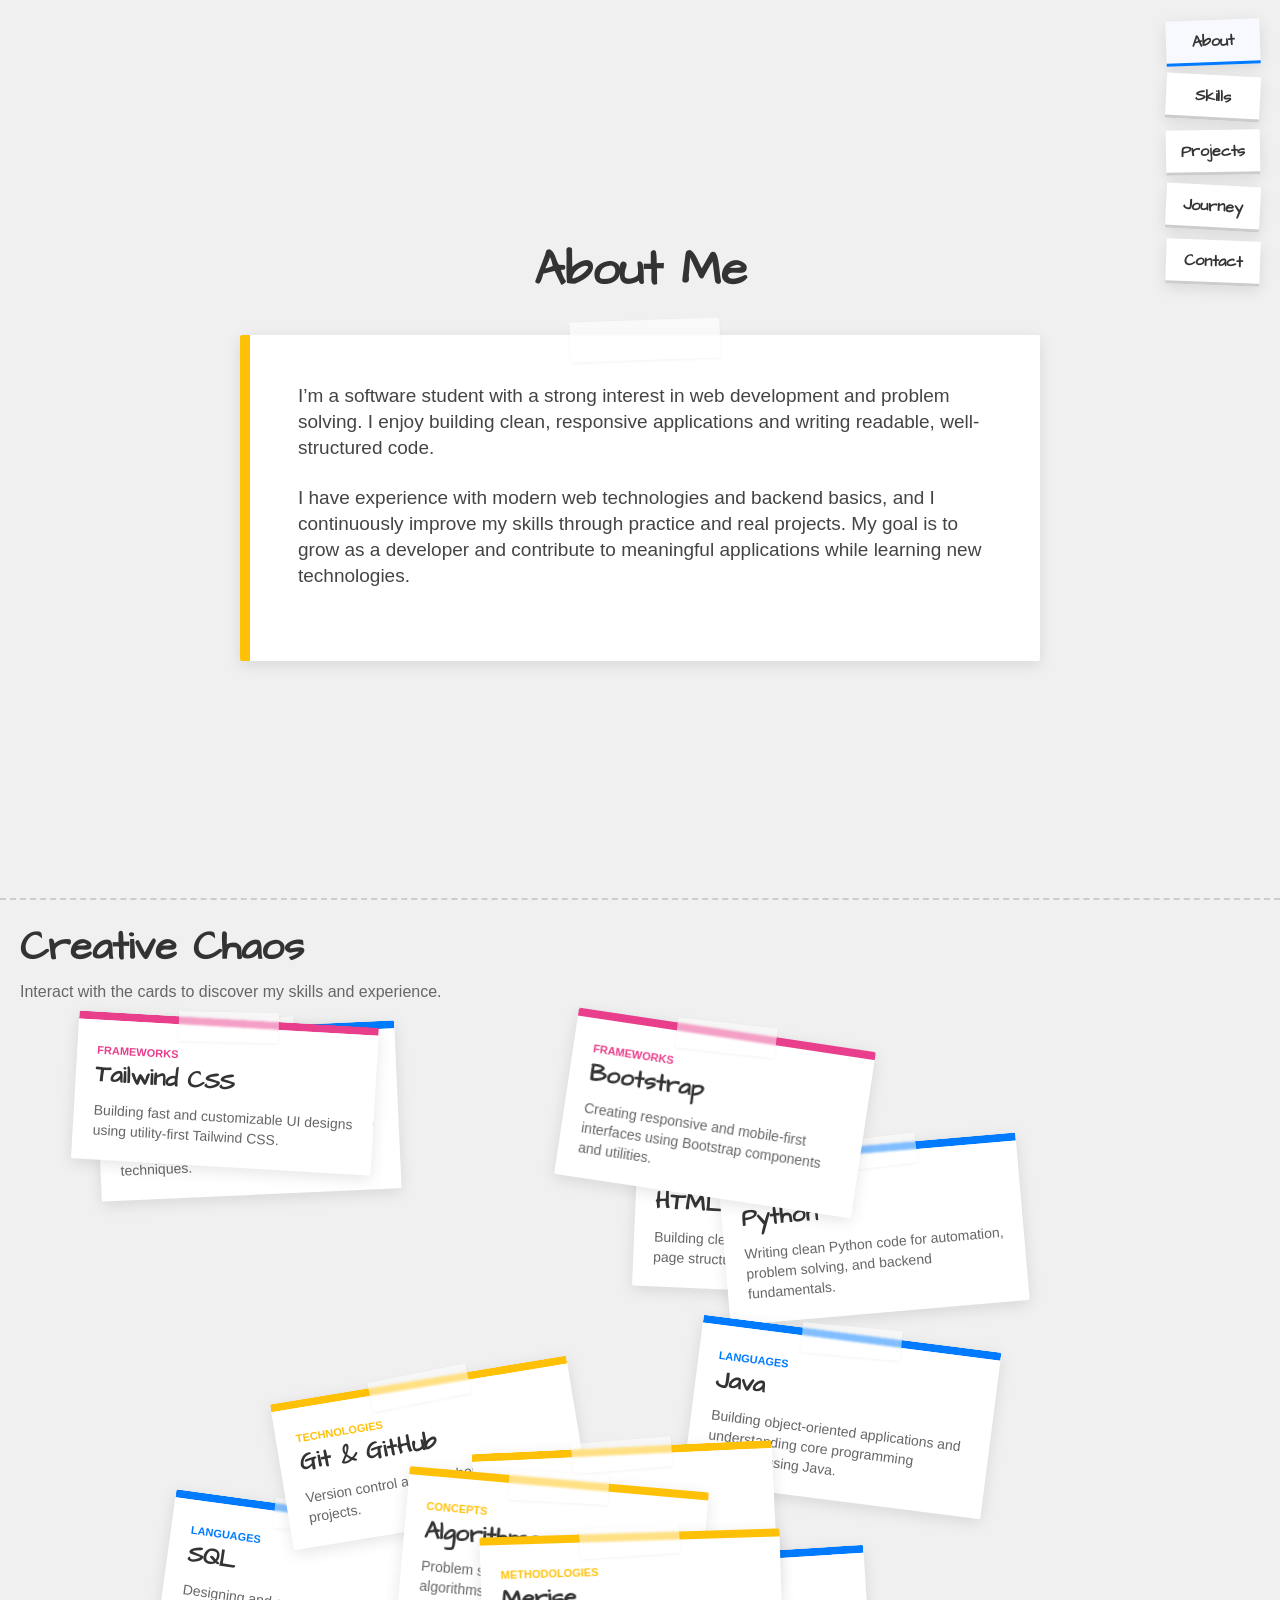
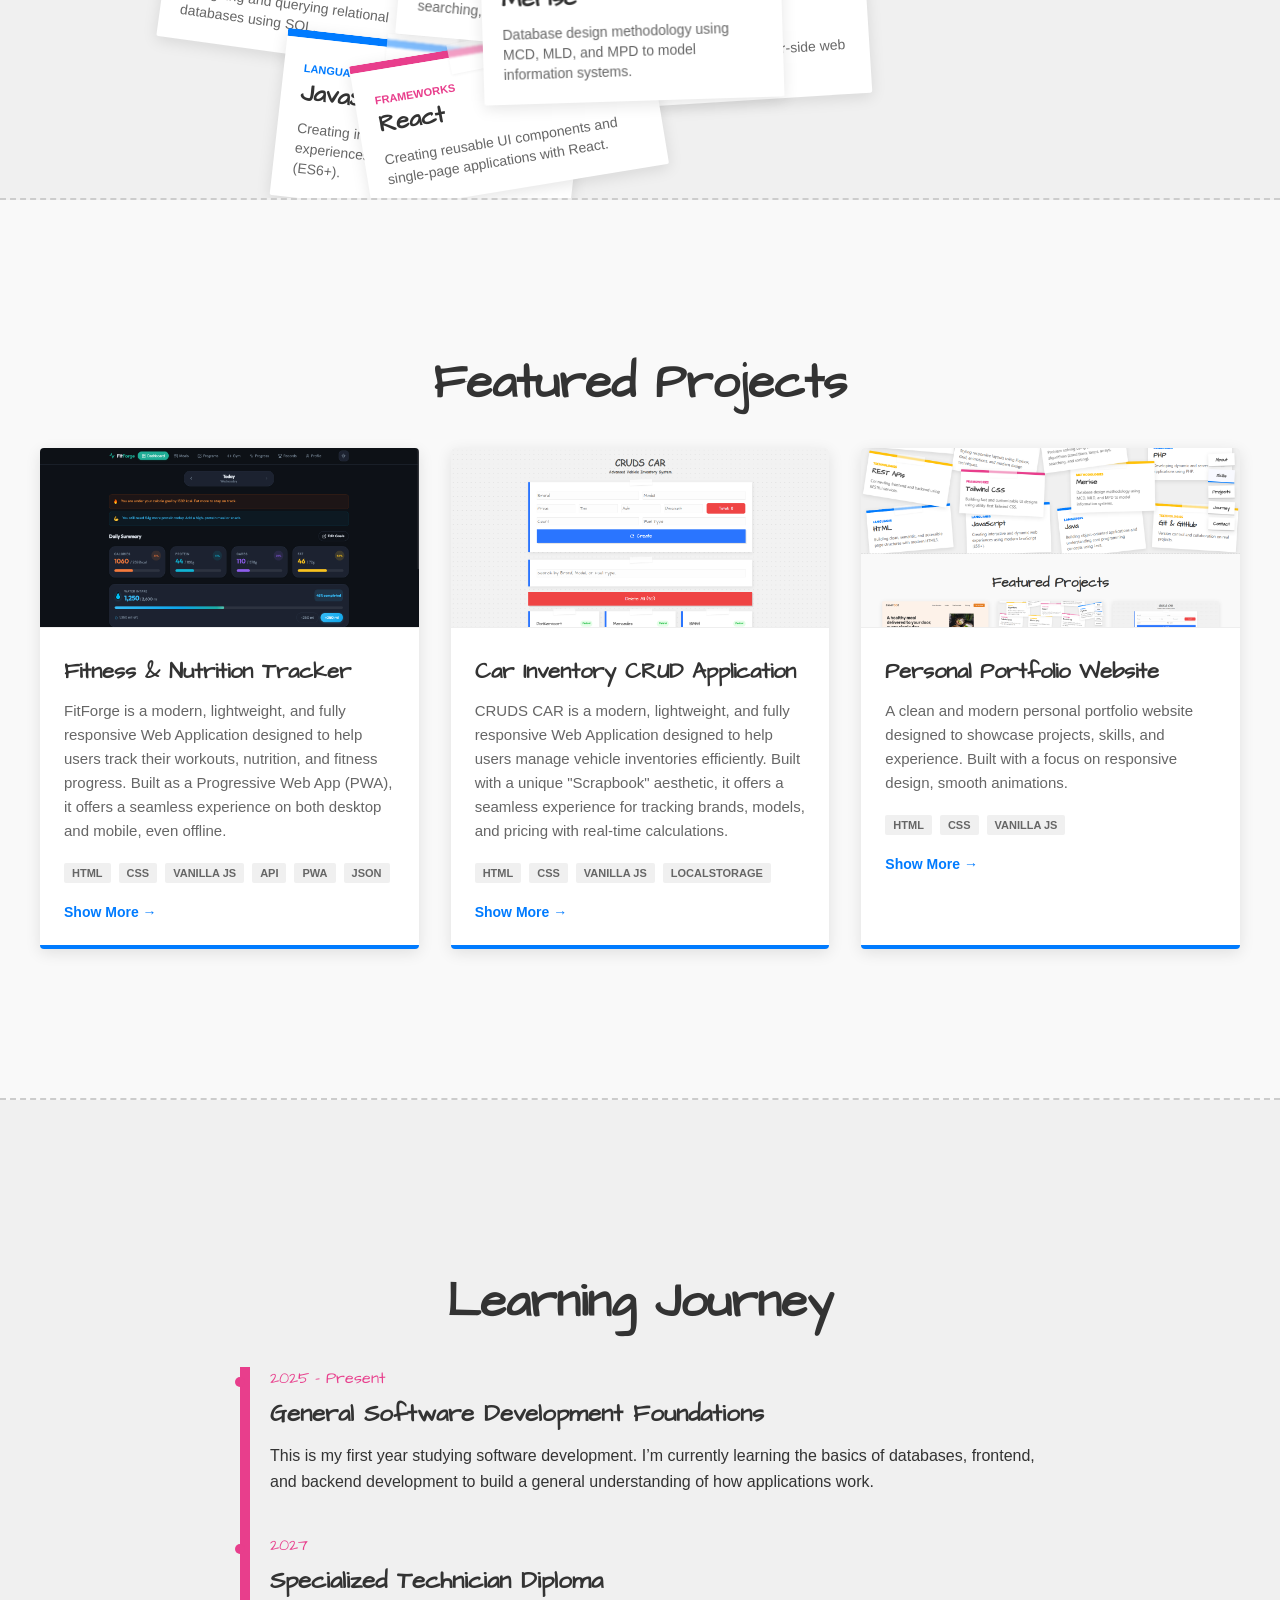
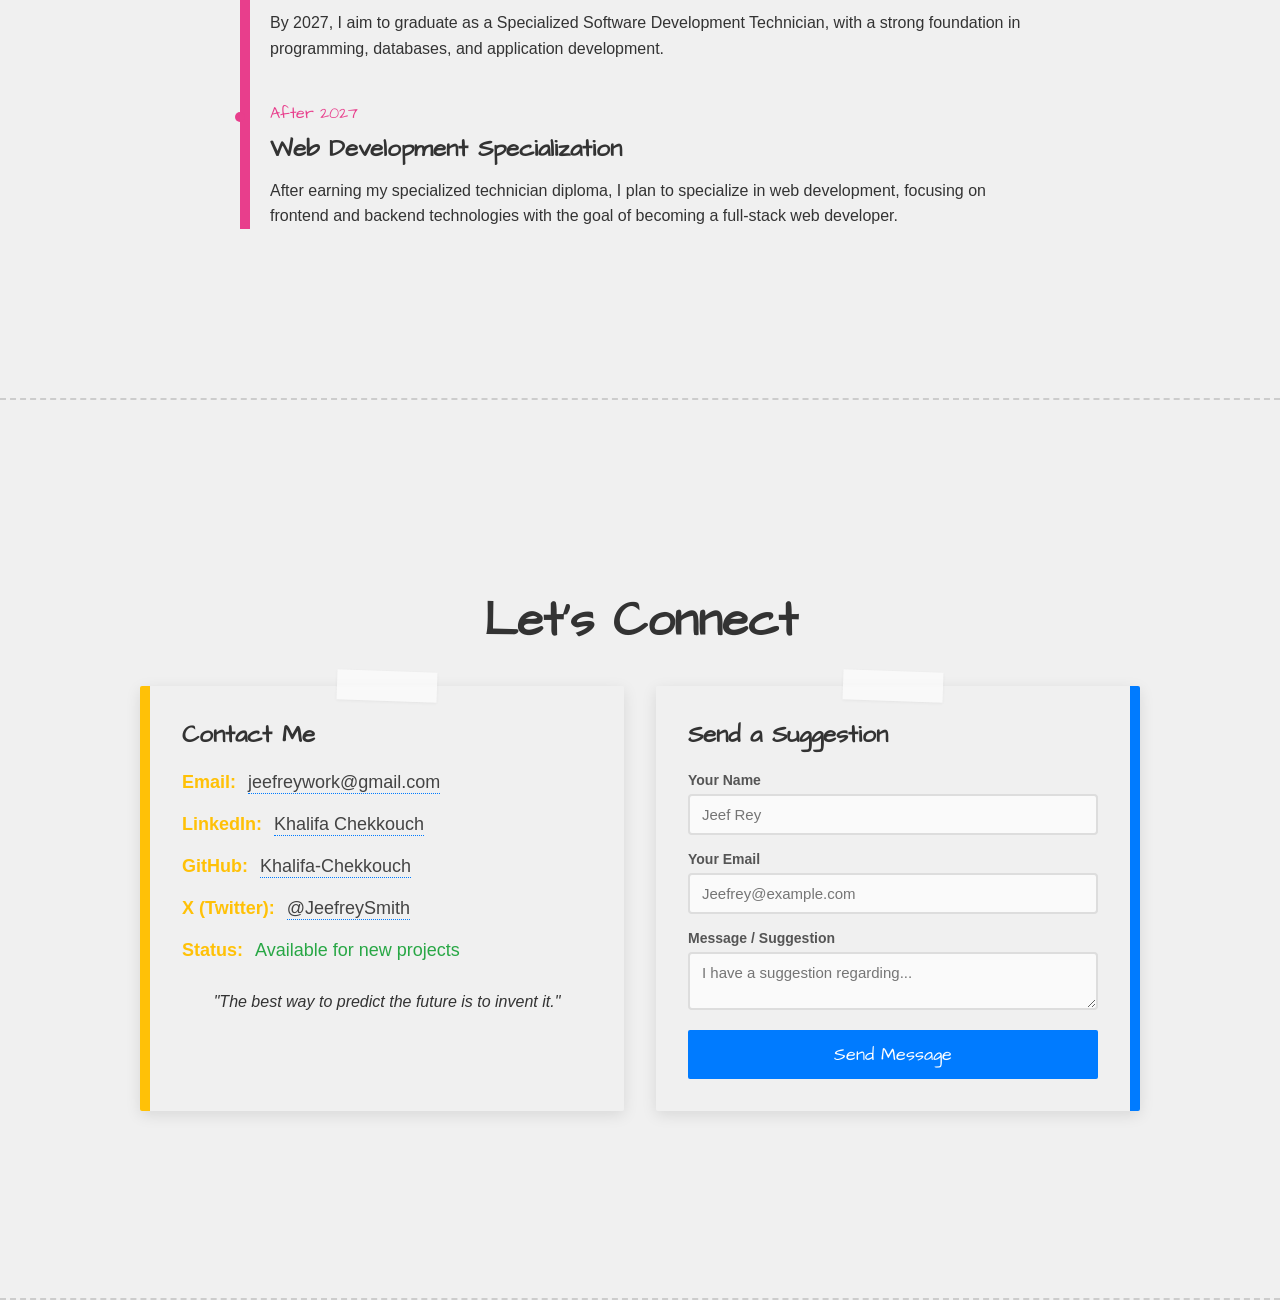
<file: index.html>
<!DOCTYPE html>
<html lang="en">
  <head>
    <meta charset="UTF-8" />
    <meta name="viewport" content="width=device-width, initial-scale=1.0" />
    <title>Khalifa Chekkouch | Portfolio</title>
    <link
      href="https://fonts.googleapis.com/css2?family=Architects+Daughter&display=swap"
      rel="stylesheet"
    />
    <link rel="stylesheet" href="FreeCardsV3.css" />
  </head>
  <body> 
    <div class="nav-cards">
      <a href="#section1" class="nav-card" style="transform: rotate(-2deg)">About</a>
      <a href="#section2" class="nav-card" style="transform: rotate(3deg)">Skills</a>
      <a href="#section3" class="nav-card" style="transform: rotate(-1deg)">Projects</a>
      <a href="#section4" class="nav-card" style="transform: rotate(3deg)">Journey</a>
      <a href="#section5" class="nav-card" style="transform: rotate(2deg)">Contact</a>
    </div>

    <!-- START OF SECTION 1: ABOUT -->
    <section id="section1" class="section section1">
      <h2 class="section-title big_title">About Me</h2>
      <div class="content-box">
        <p>I’m a software student with a strong interest in web development and
          problem solving. I enjoy building clean, responsive applications and
          writing readable, well-structured code.</p>
        <p>I have experience with modern web technologies and backend basics, and
          I continuously improve my skills through practice and real projects.
          My goal is to grow as a developer and contribute to meaningful
          applications while learning new technologies.</p>
      </div>
    </section>
    <!-- END OF SECTION 1: ABOUT -->

    <!-- START OF SECTION 2: NOTES -->
    <section id="section2" class="section section2">
      <div class="desk" id="desk">
        <div class="header">
          <h1 class="big_title">Creative Chaos</h1>
          <p>Interact with the cards to discover my skills and experience.</p>
        </div>
        <!-- START OF LANGUAGE NOTE -->
        <!-- CARD 1 -->
        <div class="card-note language">
          <span class="category">Languages</span>
          <h3 class="big_title">HTML</h3>
          <p>Building clean, semantic, and accessible page structures with modern
            HTML5.</p>
        </div>
        <!-- CARD 2 -->
        <div class="card-note language">
          <span class="category">Languages</span>
          <h3 class="big_title">CSS</h3>
          <p>Styling responsive layouts using Flexbox, Grid, animations, and
            modern design techniques.</p>
        </div>
        <!-- CARD 3 -->
        <div class="card-note language">
          <span class="category">Languages</span>
          <h3 class="big_title">Python</h3>
          <p>Writing clean Python code for automation, problem solving, and
            backend fundamentals.</p>
        </div>
        <!-- CARD 4 -->
        <div class="card-note language">
          <span class="category">Languages</span>
          <h3 class="big_title">SQL</h3>
          <p>Designing and querying relational databases using SQL.</p>
        </div>
        <!-- CARD 5 -->
        <div class="card-note language">
          <span class="category">Languages</span>
          <h3 class="big_title">JavaScript</h3>
          <p>Creating interactive and dynamic web experiences using modern
            JavaScript (ES6+).</p>
        </div>
        <!-- CARD 6 -->
        <div class="card-note language">
          <span class="category">Languages</span>
          <h3 class="big_title">Java</h3>
          <p>Building object-oriented applications and understanding core programming concepts using Java.</p>
        </div>
        <!-- CARD 7 -->
        <div class="card-note language">
          <span class="category">Languages</span>
          <h3 class="big_title">PHP</h3>
          <p>Developing dynamic and server-side web applications using PHP.</p>
        </div>

        <!-- END OF LANGUAGE NOTE -->

        <!-- START OF FRAMEWORKS NOTE -->
        <!-- CARD 1 -->
        <div class="card-note framework">
          <span class="category">Frameworks</span>
          <h3 class="big_title">Bootstrap</h3>
          <p>Creating responsive and mobile-first interfaces using Bootstrap
            components and utilities.</p>
        </div>
        <!-- CARD 2 -->
        <div class="card-note framework">
          <span class="category">Frameworks</span>
          <h3 class="big_title">Tailwind CSS</h3>
          <p>Building fast and customizable UI designs using utility-first
            Tailwind CSS.</p>
        </div>
        <!-- CARD 3 -->
        <div class="card-note framework">
          <span class="category">Frameworks</span>
          <h3 class="big_title">React</h3>
          <p>Creating reusable UI components and single-page applications with
            React.</p>
        </div>
        <!-- END OF FRAMEWORKS NOTE -->

        <!-- START OF TECHNOLOGIES NOTE -->
        <!-- CARD 1 -->
        <div class="card-note technologie">
          <span class="category">Technologies</span>
          <h3 class="big_title">Git & GitHub</h3>
          <p>Version control and collaboration on real projects.</p>
        </div>
        <!-- CARD 2 -->
        <div class="card-note technologie">
          <span class="category">Technologies</span>
          <h3 class="big_title">REST APIs</h3>
          <p>Connecting frontend and backend using RESTful services.</p>
        </div>
        <!-- CARD 3 -->
        <div class="card-note technologie">
          <span class="category">CONCEPTS</span>
          <h3 class="big_title">Algorithms</h3>
          <p>Problem solving using structured algorithms (conditions, loops,
            arrays, searching, and sorting).</p>
        </div>
        <!-- CARD 4 -->
        <div class="card-note technologie">
          <span class="category">METHODOLOGIES</span>
          <h3 class="big_title">Merise</h3>
          <p>Database design methodology using MCD, MLD, and MPD to model
            information systems.</p>
        </div>
        <!-- END OF TECHNOLOGIES NOTE -->
      </div>
    </section>
    <!-- END OF SECTION 2: NOTES -->

    <!-- START OF SECTION 3: PROJECTS -->
    <section id="section3" class="section section-projects">
      <h2 class="section-title big_title">Featured Projects</h2>
      <div class="projects-grid">
        <div class="project-card">
          <div>
            <img class="project-image" src="img/Project_Gym.png" alt="" srcset=""/>
          </div>
          <div class="project-content">
            <h3 class="big_title">Fitness & Nutrition Tracker</h3>
            <p>FitForge is a modern, lightweight, and fully responsive Web Application designed to help users track their workouts,
              nutrition, and fitness progress. Built as a Progressive Web App (PWA), it offers a seamless experience on both desktop
              and mobile, even offline.</p>
            <div class="project-tags">
              <span class="project-tag">HTML</span>
              <span class="project-tag">CSS</span>
              <span class="project-tag">Vanilla JS</span>
              <span class="project-tag">API</span>
              <span class="project-tag">PWA</span>
              <span class="project-tag">JSON</span>
            </div>
            <a href="https://khalifachekkouc.github.io/Fit-Forge/" target="_blank" class="btn-link">Show More →</a>
          </div>
        </div>
        <div class="project-card">
          <div>
            <img class="project-image" src="img/crud.png" alt="" srcset=""/>
          </div>
          <div class="project-content">
            <h3 class="big_title">Car Inventory CRUD Application</h3>
            <p>CRUDS CAR is a modern, lightweight, and fully responsive Web Application designed to help users manage vehicle
              inventories efficiently. Built with a unique "Scrapbook" aesthetic, it offers a seamless experience for tracking
              brands, models, and pricing with real-time calculations.</p>
            <div class="project-tags">
              <span class="project-tag">HTML</span>
              <span class="project-tag">CSS</span>
              <span class="project-tag">Vanilla JS</span>
              <span class="project-tag">LocalStorage</span>
            </div>
            <a href="https://khalifachekkouc.github.io/Cruds-Car/" target="_blank" class="btn-link">Show More →</a>
          </div>
        </div>
        <div class="project-card">
          <div>
            <img class="project-image" src="img/Portfolio.png" alt="" srcset=""/>
          </div>
          <div class="project-content">
            <h3 class="big_title">Personal Portfolio Website</h3>
            <p>A clean and modern personal portfolio website designed to showcase
              projects, skills, and experience. Built with a focus on responsive
              design, smooth animations.</p>
            <div class="project-tags">
              <span class="project-tag">HTML</span>
              <span class="project-tag">CSS</span>
              <span class="project-tag">Vanilla JS</span>
            </div>
            <a href="https://khalifachekkouc.github.io/Portfolio/" target="_blank" class="btn-link">Show More →</a>
          </div>
        </div>
      </div>
    </section>
    <!-- END OF SECTION 3: PROJECTS -->

    <!-- START OF SECTION 4: Journey -->
    <section id="section4" class="section section4">
      <h2 class="section-title big_title">Learning Journey</h2>
      <div class="journey-timeline">
        <div class="content-box journey-box">
          <div class="journey-item">
            <div class="journey-date big_title">2025 – Present</div>
            <h3 class="big_title">General Software Development Foundations</h3>
            <p>This is my first year studying software development. I’m currently
              learning the basics of databases, frontend, and backend
              development to build a general understanding of how applications
              work.</p>
          </div>
          <div class="journey-item">
            <div class="journey-date big_title">2027</div>
            <h3 class="big_title">Specialized Technician Diploma</h3>
            <p>By 2027, I aim to graduate as a Specialized Software Development
              Technician, with a strong foundation in programming, databases,
              and application development.</p>
          </div>
          <div class="journey-item">
            <div class="journey-date big_title">After 2027</div>
            <h3 class="big_title">Web Development Specialization</h3>
            <p>After earning my specialized technician diploma, I plan to
              specialize in web development, focusing on frontend and backend
              technologies with the goal of becoming a full-stack web developer.</p>
          </div>
        </div>
      </div>
    </section>
    <!-- END OF SECTION 4: Journey -->

    <!-- START OF SECTION 5: CONTACT -->
        <!-- START OF CARD CONTACT ME -->
    <section id="section5" class="section section5">
      <h2 class="section-title big_title">Let’s Connect</h2>
      <div class="contact-grid">
        <div class="content-box info-box">
          <h3 class="form-title">Contact Me</h3>
          <div class="contact-info">
            <div class="contact-item">
              <span>Email:</span>
              <a href="mailto:jeefreywork@gmail.com" class="contact-link">jeefreywork@gmail.com</a>
            </div>
            <div class="contact-item">
              <span>LinkedIn:</span>
              <a href="https://www.linkedin.com/in/khalifa-chekkouch-18b72b327/" target="_blank" rel="noopener noreferrer"class="contact-link">Khalifa Chekkouch</a>
            </div>
            <div class="contact-item">
              <span>GitHub:</span>
              <a href="https://github.com/Khalifachekkouc" target="_blank" rel="noopener noreferrer" class="contact-link" >Khalifa-Chekkouch</a>
            </div>
            <div class="contact-item">
              <span>X (Twitter):</span>
              <a href="https://x.com/JeefreySmith" target="_blank" rel="noopener noreferrer" class="contact-link" >@JeefreySmith</a>
            </div>
            <div class="contact-item">
              <span>Status:</span>
              <span style="color: #28a745; font-weight: normal">Available for new projects</span>
            </div>
          </div>
          <p style="margin-top: 2rem; font-style: italic; text-align: center">
            "The best way to predict the future is to invent it."
          </p>
        </div>
        <!-- END OF CARD CONTACT ME -->
        <!-- START OF CARD SUGGESTIONE -->
        <div class="content-box form-box">
          <div class="contact-form">
            <h3 class="form-title">Send a Suggestion</h3>
            <form id="suggestionForm" action="https://formspree.io/f/xzddpvnn" method="post">
              <div class="form-group">
                <label class="form-label" for="name" >Your Name</label>
                <input type="text" name="name" id="name" class="form-input" placeholder="Jeef Rey" required/>
              </div>
              <div class="form-group">
                <label class="form-label" for="email">Your Email</label>
                <input type="email" name="email" id="email" class="form-input" placeholder="Jeefrey@example.com" required/>
              </div>
              <div class="form-group">
                <label class="form-label" for="message" >Message / Suggestion</label>
                <textarea name="message" id="message" class="form-textarea" placeholder="I have a suggestion regarding..." required></textarea>
              </div>
              <button type="submit" class="submit-btn">Send Message</button>
            </form>
          </div>
        </div>
      </div>
        <!-- END OF CARD SUGGESTIONE -->
    </section>
    <!-- END OF SECTION 5: CONTACT -->
    <script src="FreeCardsV3.js"></script>
  </body>
</html>
</file>
<file: FreeCardsV3.css>
* {
  box-sizing: border-box;
  margin: 0;
  padding: 0;
}
html {
  scroll-behavior: smooth;
}
body {
  background-color: #f0f0f0;
  font-family: "Segoe UI", Helvetica, Arial, sans-serif;
  /* overflow-x: hidden; */
  color: #333;
  scroll-behavior: smooth;
}
/* Navigation Cards */
.nav-cards {
  position: fixed;
  top: 20px;
  right: 20px;
  z-index: 2000;
  display: flex;
  flex-direction: column;
  gap: 10px;
}
.nav-card {
  background: white;
  padding: 10px 15px;
  box-shadow: 0 4px 15px rgba(0, 0, 0, 0.1);
  text-decoration: none;
  color: #333;
  font-family: "Architects Daughter";
  font-weight: bold;
  transition: transform 0.2s, box-shadow 0.2s;
  border-bottom: 3px solid #ccc;
  text-align: center;
  cursor: pointer;
}
.nav-card:hover {
  transform: scale(1.1) rotate(0deg);
  box-shadow: 0 10px 25px rgba(0, 0, 0, 0.15);
  z-index: 2001;
}
.nav-card.active {
  border-bottom-color: #007bff;
  background: #f8f9ff;
}

/* SECTIONS */
.section {
  min-height: 100vh;
  padding: 64px 32px;
  display: flex;
  flex-direction: column;
  align-items: center;
  justify-content: center;
  border-bottom: 2px dashed #ccc;
}
.big_title {
  font-family: "Architects Daughter";
}
.section-title {
  font-size: 48px;
  margin-bottom: 32px;
  color: #333;
  text-align: center;
}

/* SECTION 1: ABOUT */
.section1 .content-box {
  background: #ffffff;
  padding: 48px;
  max-width: 800px;
  box-shadow: 0 4px 15px rgba(0, 0, 0, 0.1);
  border-radius: 2px;
  border-left: 10px solid #ffc107;
  position: relative;
}
.section1 .content-box::before {
  content: "";
  position: absolute;
  top: -15px;
  left: 50%;
  transform: translateX(-50%) rotate(-2deg);
  width: 150px;
  height: 40px;
  background: rgba(255, 255, 255, 0.6);
  backdrop-filter: blur(1px);
  box-shadow: 0 1px 3px rgba(0, 0, 0, 0.05);
}
.section1 p {
  font-size: 19px;
  line-height: 26px;
  color: #444;
  margin-bottom: 24px;
}

/* SECTION 2: NOTES */
.section2 {
  height: 100vh;
  overflow: hidden;
  padding: 0;
  border-bottom: 2px dashed #ccc;
  position: relative;
}

.header {
  position: absolute;
  top: 20px;
  left: 20px;
  z-index: 1000;
  pointer-events: none;
}
.header h1 {
  font-size: 40px;
  margin-bottom: 8px;
  color: #333;
}
.header p {
  color: #666;
  font-size: 16px;
}
.desk {
  /* position: relative; */
  width: 100%;
  height: 100%;
}

/* Mobile for cards */
@media (max-width: 767px) {
  .section2 {
    height: auto;
    min-height: 100vh;
    overflow: visible;
  }
  .desk {
    display: flex;
    flex-direction: column;
    align-items: center;
    gap: 20px;
    padding: 100px 20px 20px 20px;
  }
  .card-note {
    position: static !important;
    width: 90%;
    max-width: 400px;
    margin: 0;
    transform: none !important;
    cursor: default;
    pointer-events: none;
  }
  .header {
    position: relative;
    top: auto;
    left: auto;
    text-align: center;
    margin-bottom: 20px;
  }
}
.card-note {
  position: absolute;
  width: 300px;
  padding: 20px;
  background: #ffffff;
  box-shadow: 0 4px 15px rgba(0, 0, 0, 0.1);
  border-top: 8px solid #ccc;
  border-radius: 2px;
  cursor: grab;
}
.card-note:active {
  cursor: grabbing;
}

.category {
  font-size: 11px;
  font-weight: bold;
  text-transform: uppercase;
  margin-bottom: 8px;
  /* display: block; */
}
.card-note h3 {
  font-size: 24px;
  margin-bottom: 8px;
  color: #333;
}
.card-note p {
  font-size: 14px;
  color: #666;
  line-height: 20px;
}
.card-note::before {
  content: "";
  position: absolute;
  top: -15px;
  left: 50%;
  transform: translateX(-50%) rotate(-2deg);
  width: 100px;
  height: 30px;
  background: rgba(255, 255, 255, 0.5);
  backdrop-filter: blur(1px);
  box-shadow: 0 1px 3px rgba(0, 0, 0, 0.05);
}

.card-note.language {
  border-top-color: #007bff;
}
.card-note.technologie {
  border-top-color: #ffc107;
}
.card-note.framework {
  border-top-color: #e83e8c;
}
.card-note.language .category {
  color: #007bff;
}
.card-note.technologie .category {
  color: #ffc107;
}
.card-note.framework .category {
  color: #e83e8c;
}

/* SECTION 3: PROJECTS */
.section-projects {
  background-color: #f9f9f9;
}
.projects-grid {
  display: grid;
  grid-template-columns: repeat(auto-fit, minmax(300px, 1fr));
  gap: 32px;
  max-width: 1200px;
  width: 100%;
}
.project-card {
  background: white;
  box-shadow: 0 4px 15px rgba(0, 0, 0, 0.1);
  border-radius: 4px;
  overflow: hidden;
  transition: transform 0.3s, box-shadow 0.3s;
  border-bottom: 4px solid #007bff;
  /* position: relative; */
}
.project-card:hover {
  transform: translateY(-8px);
  box-shadow: 0 12px 30px rgba(0, 0, 0, 0.15);
}
.project-image {
  width: 100%;
  height: 180px;
  background-color: #eee;
  background-size: cover;
  background-position: center;
  border-bottom: 1px solid #eee;
}
.project-content {
  padding: 24px;
}
.project-card h3 {
  font-family: "Architects Daughter";
  font-size: 22px;
  margin-bottom: 12px;
  color: #333;
}
.project-card p {
  font-size: 15px;
  color: #666;
  line-height: 1.6;
  margin-bottom: 20px;
}
.project-tags {
  display: flex;
  flex-wrap: wrap;
  gap: 8px;
  margin-bottom: 20px;
}
.project-tag {
  font-size: 11px;
  font-weight: bold;
  text-transform: uppercase;
  padding: 4px 8px;
  background: #f0f0f0;
  color: #666;
  border-radius: 2px;
}
.btn-link {
  color: #007bff;
  text-decoration: none;
  font-weight: bold;
  font-size: 14px;
  /* display: inline-flex; */
  align-items: center;
  gap: 4px;
  transition: color 0.2s;
}
.btn-link:hover {
  color: #0056b3;
}
/* SECTION 4: CONTACT */
.section4 {
  background-color: #f0f0f0;
}
.journey-timeline {
  max-width: 800px;
  width: 100%;
}
.journey-box {
  border-left: 10px solid #e83e8c !important;
}
.journey-item {
  margin-bottom: 40px;
  position: relative;
  padding-left: 20px;
}
.journey-item:last-child {
  margin-bottom: 0;
}
.journey-date {
  font-size: 16px;
  color: #e83e8c;
  margin-bottom: 8px;
}
.journey-item h3 {
  font-size: 24px;
  margin-bottom: 12px;
}
.journey-item p {
  font-size: 16px;
  line-height: 1.6;
}
.journey-item:after {
  content: "";
  position: absolute;
  left: -15px;
  top: 10px;
  width: 10px;
  height: 10px;
  background: #e83e8c;
  border-radius: 50%;
}
/* SECTION 5: CONTACT */
.section5 .contact-grid {
  display: grid;
  grid-template-columns: repeat(auto-fit, minmax(300px, 1fr));
  gap: 32px;
  max-width: 1000px;
  width: 100%;
}

.section5 .content-box {
  padding: 32px;
  width: 100%;
  box-shadow: 0 4px 15px rgba(0, 0, 0, 0.1);
  border-radius: 2px;
  position: relative;
  transition: background-color 0.3s ease;
}

.section5 .info-box {
  border-left: 10px solid #ffc107;
}

.section5 .form-box {
  border-right: 10px solid #007bff;
}

.section5 .content-box::before {
  content: "";
  position: absolute;
  top: -15px;
  left: 50%;
  transform: translateX(-50%) rotate(2deg);
  width: 100px;
  height: 30px;
  background: rgba(255, 255, 255, 0.6);
  backdrop-filter: blur(1px);
  box-shadow: 0 1px 3px rgba(0, 0, 0, 0.05);
}
.contact-info {
  display: flex;
  flex-direction: column;
  gap: 20px;
}

.contact-item {
  font-size: 18px;
  color: #444;
  display: flex;
  align-items: center;
  gap: 12px;
}

.contact-item span {
  font-weight: bold;
  color: #ffc107;
}

.contact-link {
  color: #444;
  text-decoration: none;
  border-bottom: 1px dotted #007bff;
  transition: color 0.2s;
}
.contact-link:hover {
  color: #007bff;
  border-bottom: 1px solid #007bff;
}

.contact-form {
  width: 100%;
}

.form-title {
  font-family: "Architects Daughter";
  font-size: 24px;
  margin-bottom: 20px;
  color: #333;
}

.form-group {
  margin-bottom: 16px;
}

.form-label {
  display: block;
  margin-bottom: 6px;
  font-size: 14px;
  font-weight: bold;
  color: #555;
}

.form-input,
.form-textarea {
  width: 100%;
  padding: 10px 12px;
  border: 2px solid #ddd;
  border-radius: 4px;
  font-family: inherit;
  font-size: 15px;
  background: #fafafa;
}

.submit-btn {
  background-color: #007bff;
  color: white;
  border: none;
  padding: 12px 24px;
  font-family: "Architects Daughter";
  font-size: 18px;
  cursor: pointer;
  border-radius: 2px;
  transition: transform 0.1s, background-color 0.2s;
  width: 100%;
}

.submit-btn:hover {
  background-color: #0056b3;
  transform: scale(1.02);
}
</file>
